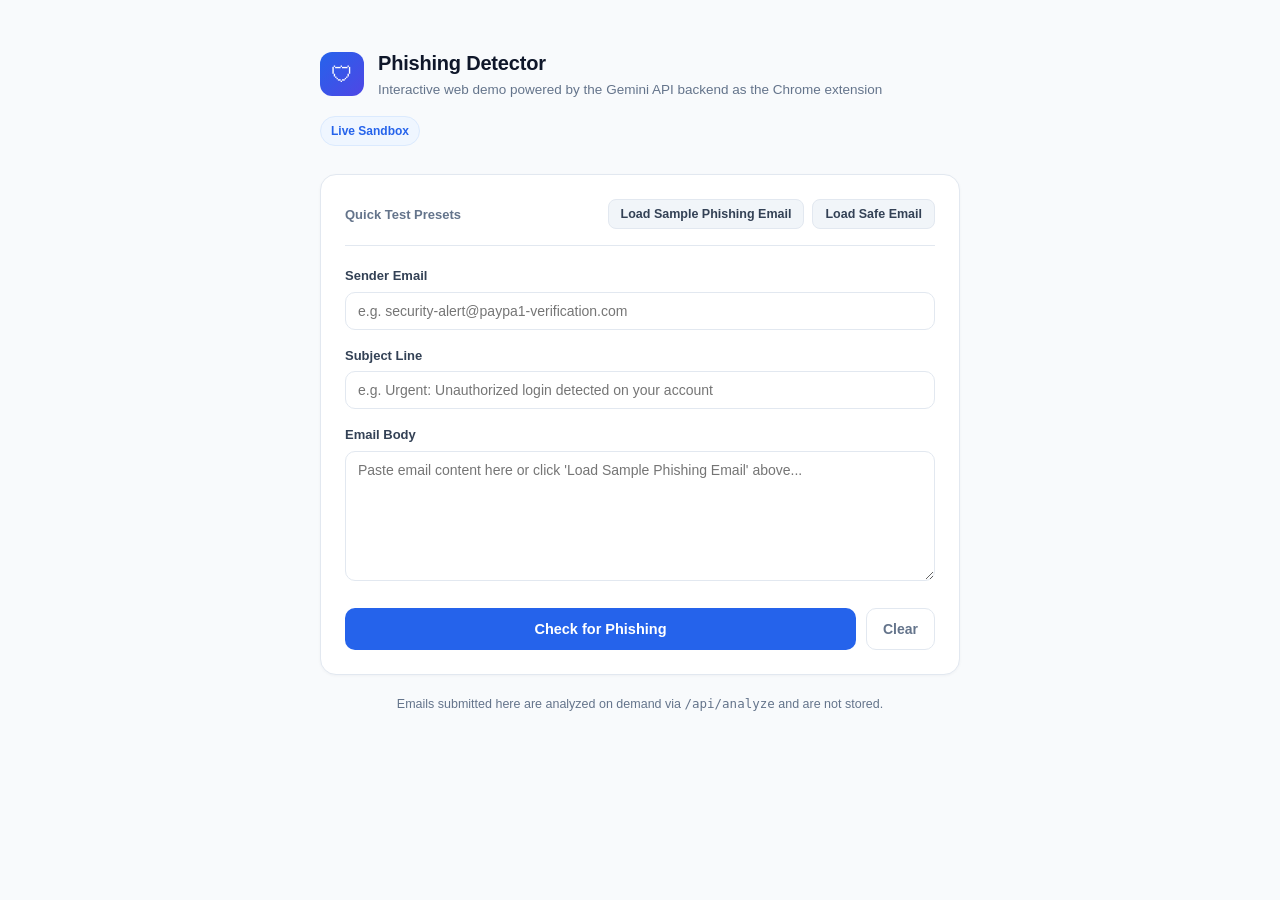
<file: index.html>
<!DOCTYPE html>
<html lang="en">
<head>
  <meta charset="UTF-8" />
  <meta name="viewport" content="width=device-width, initial-scale=1.0" />
  <title>Phishing Detector - Live Demo</title>
  <style>
    :root {
      --bg: #f8fafc;
      --surface: #ffffff;
      --border: #e2e8f0;
      --text: #0f172a;
      --muted: #64748b;
      --primary: #2563eb;
      --primary-hover: #1d4ed8;
      --safe-bg: #ecfdf5;
      --safe-border: #a7f3d0;
      --safe-text: #047857;
      --warn-bg: #fffbeb;
      --warn-border: #fde68a;
      --warn-text: #b45309;
      --danger-bg: #fff1f2;
      --danger-border: #fecdd3;
      --danger-text: #be123c;
    }

    * {
      box-sizing: border-box;
    }

    body {
      margin: 0;
      font-family: -apple-system, BlinkMacSystemFont, "Segoe UI", Roboto, Inter, sans-serif;
      background: var(--bg);
      color: var(--text);
      line-height: 1.5;
      -webkit-font-smoothing: antialiased;
    }

    .wrapper {
      max-width: 680px;
      margin: 48px auto;
      padding: 0 20px;
    }

    header {
      display: flex;
      align-items: center;
      justify-content: space-between;
      gap: 16px;
      margin-bottom: 28px;
      flex-wrap: wrap;
    }

    .brand {
      display: flex;
      align-items: center;
      gap: 14px;
    }

    .logo {
      width: 44px;
      height: 44px;
      border-radius: 12px;
      background: linear-gradient(135deg, #2563eb, #4f46e5);
      color: #ffffff;
      display: flex;
      align-items: center;
      justify-content: center;
      font-size: 22px;
      flex-shrink: 0;
    }

    h1 {
      margin: 0;
      font-size: 20px;
      font-weight: 700;
      letter-spacing: -0.01em;
    }

    .subtitle {
      margin: 2px 0 0;
      font-size: 13.5px;
      color: var(--muted);
    }

    .badge {
      font-size: 12px;
      font-weight: 600;
      color: var(--primary);
      background: #eff6ff;
      border: 1px solid #dbeafe;
      padding: 5px 10px;
      border-radius: 999px;
    }

    .card {
      background: var(--surface);
      border: 1px solid var(--border);
      border-radius: 16px;
      padding: 24px;
      box-shadow: 0 1px 3px rgba(15, 23, 42, 0.04);
    }

    .toolbar {
      display: flex;
      align-items: center;
      justify-content: space-between;
      gap: 10px;
      margin-bottom: 20px;
      padding-bottom: 16px;
      border-bottom: 1px solid var(--border);
      flex-wrap: wrap;
    }

    .toolbar-label {
      font-size: 13px;
      font-weight: 600;
      color: var(--muted);
    }

    .sample-actions {
      display: flex;
      gap: 8px;
      flex-wrap: wrap;
    }

    .btn-secondary {
      background: #f1f5f9;
      color: #334155;
      border: 1px solid var(--border);
      border-radius: 8px;
      padding: 7px 12px;
      font-size: 12.5px;
      font-weight: 600;
      cursor: pointer;
      transition: background 0.15s ease, border-color 0.15s ease;
    }

    .btn-secondary:hover {
      background: #e2e8f0;
      border-color: #cbd5e1;
    }

    .field {
      margin-bottom: 16px;
    }

    label {
      display: block;
      font-size: 13px;
      font-weight: 600;
      margin-bottom: 6px;
      color: #334155;
    }

    input,
    textarea {
      width: 100%;
      font-family: inherit;
      font-size: 14px;
      color: var(--text);
      background: #ffffff;
      border: 1px solid var(--border);
      border-radius: 10px;
      padding: 10px 12px;
      transition: border-color 0.15s ease, box-shadow 0.15s ease;
    }

    input:focus,
    textarea:focus {
      outline: none;
      border-color: var(--primary);
      box-shadow: 0 0 0 3px rgba(37, 99, 235, 0.12);
    }

    textarea {
      resize: vertical;
      min-height: 130px;
    }

    .actions {
      display: flex;
      gap: 10px;
      margin-top: 20px;
    }

    .btn-primary {
      flex: 1;
      background: var(--primary);
      color: #ffffff;
      border: none;
      border-radius: 10px;
      padding: 12px 18px;
      font-size: 14.5px;
      font-weight: 600;
      cursor: pointer;
      transition: background 0.15s ease;
    }

    .btn-primary:hover:not(:disabled) {
      background: var(--primary-hover);
    }

    .btn-primary:disabled {
      opacity: 0.65;
      cursor: not-allowed;
    }

    .btn-clear {
      background: transparent;
      color: var(--muted);
      border: 1px solid var(--border);
      border-radius: 10px;
      padding: 12px 16px;
      font-size: 14px;
      font-weight: 600;
      cursor: pointer;
    }

    .btn-clear:hover {
      background: #f8fafc;
      color: var(--text);
    }

    #result {
      margin-top: 22px;
      display: none;
    }

    .result-box {
      border-radius: 12px;
      padding: 18px;
      border: 1px solid var(--border);
    }

    .result-box.safe {
      background: var(--safe-bg);
      border-color: var(--safe-border);
      color: var(--safe-text);
    }

    .result-box.suspicious {
      background: var(--warn-bg);
      border-color: var(--warn-border);
      color: var(--warn-text);
    }

    .result-box.phishing,
    .result-box.error {
      background: var(--danger-bg);
      border-color: var(--danger-border);
      color: var(--danger-text);
    }

    .result-header {
      display: flex;
      align-items: center;
      justify-content: space-between;
      gap: 12px;
      margin-bottom: 10px;
      flex-wrap: wrap;
    }

    .verdict-title {
      font-size: 16px;
      font-weight: 700;
    }

    .score-pill {
      font-size: 13px;
      font-weight: 700;
      padding: 4px 10px;
      border-radius: 999px;
      background: rgba(255, 255, 255, 0.75);
      border: 1px solid currentColor;
    }

    .reason-text {
      margin: 0;
      font-size: 14px;
      line-height: 1.55;
      color: #1e293b;
    }

    footer {
      margin-top: 20px;
      text-align: center;
      font-size: 12.5px;
      color: var(--muted);
    }
  </style>
</head>
<body>
  <div class="wrapper">
    <header>
      <div class="brand">
        <div class="logo" aria-hidden="true">&#128737;</div>
        <div>
          <h1>Phishing Detector</h1>
          <p class="subtitle">Interactive web demo powered by the Gemini API backend as the Chrome extension</p>
        </div>
      </div>
      <span class="badge">Live Sandbox</span>
    </header>

    <main class="card">
      <div class="toolbar">
        <span class="toolbar-label">Quick Test Presets</span>
        <div class="sample-actions">
          <button type="button" class="btn-secondary" onclick="loadSample('phishing')">
            Load Sample Phishing Email
          </button>
          <button type="button" class="btn-secondary" onclick="loadSample('safe')">
            Load Safe Email
          </button>
        </div>
      </div>

      <form id="scanForm" onsubmit="analyzeEmail(event)">
        <div class="field">
          <label for="sender">Sender Email</label>
          <input
            id="sender"
            type="text"
            placeholder="e.g. security-alert@paypa1-verification.com"
            required
          />
        </div>

        <div class="field">
          <label for="subject">Subject Line</label>
          <input
            id="subject"
            type="text"
            placeholder="e.g. Urgent: Unauthorized login detected on your account"
            required
          />
        </div>

        <div class="field">
          <label for="body">Email Body</label>
          <textarea
            id="body"
            placeholder="Paste email content here or click 'Load Sample Phishing Email' above..."
            required
          ></textarea>
        </div>

        <div class="actions">
          <button type="submit" id="submitBtn" class="btn-primary">Check for Phishing</button>
          <button type="button" class="btn-clear" onclick="clearForm()">Clear</button>
        </div>
      </form>

      <div id="result" aria-live="polite"></div>
    </main>

    <footer>
      Emails submitted here are analyzed on demand via <code>/api/analyze</code> and are not stored.
    </footer>
  </div>

  <script>
    const SAMPLES = {
      phishing: {
        sender: "account-security@paypa1-support-verify.com",
        subject: "URGENT: Your account has been temporarily restricted",
        body: "Dear Customer,\n\nWe detected an unusual sign-in attempt on your account from an unrecognized device. For your protection, outgoing transfers have been suspended.\n\nYou must verify your identity within 12 hours or your account will be permanently locked:\nhttp://paypa1-support-verify.com/session/restore-login\n\nFailure to confirm your billing details immediately will result in account closure.\n\nSecurity Operations Team"
      },
      safe: {
        sender: "notifications@github.com",
        subject: "[GitHub] Your pull request #14 was merged",
        body: "Hi there,\n\nYour pull request #14 (Fix API fallback handling) has been merged into main.\n\nYou can view the full commit history and deployment checks on your repository page.\n\nThanks,\nThe GitHub Team"
      }
    };

    function loadSample(type) {
      const sample = SAMPLES[type];
      if (!sample) return;
      document.getElementById("sender").value = sample.sender;
      document.getElementById("subject").value = sample.subject;
      document.getElementById("body").value = sample.body;
      document.getElementById("result").style.display = "none";
    }

    function clearForm() {
      document.getElementById("scanForm").reset();
      document.getElementById("result").style.display = "none";
    }

    function escapeHtml(str) {
      return String(str || "")
        .replace(/&/g, "&amp;")
        .replace(/</g, "&lt;")
        .replace(/>/g, "&gt;")
        .replace(/"/g, "&quot;");
    }

    async function analyzeEmail(event) {
      event.preventDefault();

      const btn = document.getElementById("submitBtn");
      const resultDiv = document.getElementById("result");

      const sender = document.getElementById("sender").value.trim();
      const subject = document.getElementById("subject").value.trim();
      const body = document.getElementById("body").value.trim();

      btn.disabled = true;
      btn.textContent = "Analyzing email...";
      resultDiv.style.display = "none";

      try {
        const response = await fetch("/api/analyze", {
          method: "POST",
          headers: { "Content-Type": "application/json" },
          body: JSON.stringify({ sender, subject, body })
        });

        const data = await response.json();

        if (!response.ok) {
          throw new Error(data.error || "Server returned HTTP " + response.status);
        }

        const verdict = data.verdict || "Unknown";
        const score = Number.isFinite(Number(data.score)) ? Number(data.score) : 0;
        const reason = data.reason || "No explanation provided.";

        let statusClass = "safe";
        if (verdict.toLowerCase() === "phishing" || score >= 70) {
          statusClass = "phishing";
        } else if (verdict.toLowerCase() === "suspicious" || score > 40) {
          statusClass = "suspicious";
        }

        resultDiv.innerHTML = `
          <div class="result-box ${statusClass}">
            <div class="result-header">
              <span class="verdict-title">Verdict: ${escapeHtml(verdict)}</span>
              <span class="score-pill">Risk Score: ${score}/100</span>
            </div>
            <p class="reason-text">${escapeHtml(reason)}</p>
          </div>
        `;
        resultDiv.style.display = "block";
      } catch (err) {
        resultDiv.innerHTML = `
          <div class="result-box error">
            <div class="result-header">
              <span class="verdict-title">Analysis Failed</span>
            </div>
            <p class="reason-text">${escapeHtml(err.message)}</p>
          </div>
        `;
        resultDiv.style.display = "block";
      } finally {
        btn.disabled = false;
        btn.textContent = "Check for Phishing";
      }
    }
  </script>
</body>
</html>
</file>
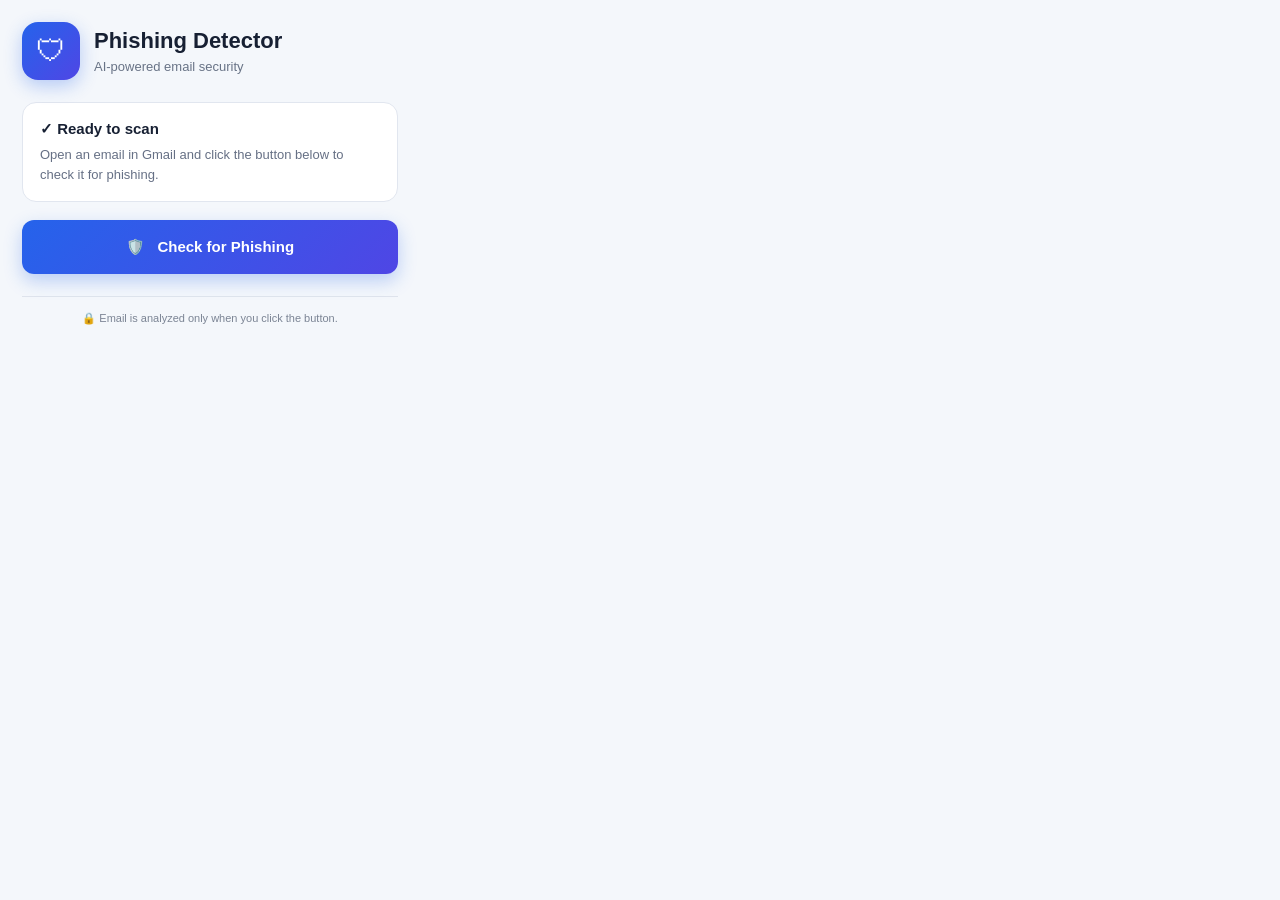
<file: extension/popup.html>
<!DOCTYPE html>
<html lang="en">
<head>
    <meta charset="UTF-8">

    <title>Gmail Phishing Detector</title>

    <style>
        * {
            box-sizing: border-box;
        }

        body {
            margin: 0;
            width: 420px;
            min-height: 400px;
            font-family: Arial, sans-serif;
            background: #f4f7fb;
            color: #172033;
        }

        .container {
            padding: 22px;
        }

        .header {
            display: flex;
            align-items: center;
            gap: 14px;
            margin-bottom: 22px;
        }

        .shield {
            width: 58px;
            height: 58px;
            border-radius: 16px;

            display: flex;
            align-items: center;
            justify-content: center;

            background: linear-gradient(
                135deg,
                #2563eb,
                #4f46e5
            );

            color: white;
            font-size: 30px;

            box-shadow:
                0 6px 18px rgba(37, 99, 235, 0.3);
        }

        h1 {
            margin: 0;
            font-size: 22px;
        }

        .subtitle {
            margin: 5px 0 0;
            color: #687386;
            font-size: 13px;
        }

        .info {
            background: white;
            border: 1px solid #e1e6ef;
            border-radius: 14px;
            padding: 17px;
            margin-bottom: 18px;
        }

        .info-title {
            font-weight: bold;
            font-size: 15px;
            margin-bottom: 7px;
        }

        .info-text {
            margin: 0;
            color: #667085;
            font-size: 13px;
            line-height: 1.5;
        }

        #checkButton {
            width: 100%;
            height: 54px;

            border: none;
            border-radius: 12px;

            background: linear-gradient(
                135deg,
                #2563eb,
                #4f46e5
            );

            color: white;

            font-size: 15px;
            font-weight: bold;

            cursor: pointer;

            box-shadow:
                0 7px 18px rgba(37, 99, 235, 0.28);
        }

        #checkButton:hover {
            background: linear-gradient(
                135deg,
                #1d4ed8,
                #4338ca
            );
        }

        #checkButton:disabled {
            opacity: 0.6;
            cursor: not-allowed;
        }

        #status {
            margin-top: 18px;
        }

        .loading {
            background: white;
            border: 1px solid #e1e6ef;
            border-radius: 12px;
            padding: 15px;
            text-align: center;
            color: #667085;
        }

        .privacy {
            margin-top: 22px;
            padding-top: 15px;
            border-top: 1px solid #dfe4ec;

            text-align: center;
            color: #7b8494;
            font-size: 11px;
        }
    </style>
</head>

<body>

    <div class="container">

        <div class="header">

            <div class="shield">
                🛡
            </div>

            <div>
                <h1>Phishing Detector</h1>

                <div class="subtitle">
                    AI-powered email security
                </div>
            </div>

        </div>


        <div class="info">

            <div class="info-title">
                ✓ Ready to scan
            </div>

            <p class="info-text">
                Open an email in Gmail and click the
                button below to check it for phishing.
            </p>

        </div>


        <button id="checkButton">
            🛡️ &nbsp; Check for Phishing
        </button>


        <div id="status"></div>


        <div class="privacy">
            🔒 Email is analyzed only when you
            click the button.
        </div>

    </div>


    <script src="popup.js"></script>

</body>
</html>
</file>
